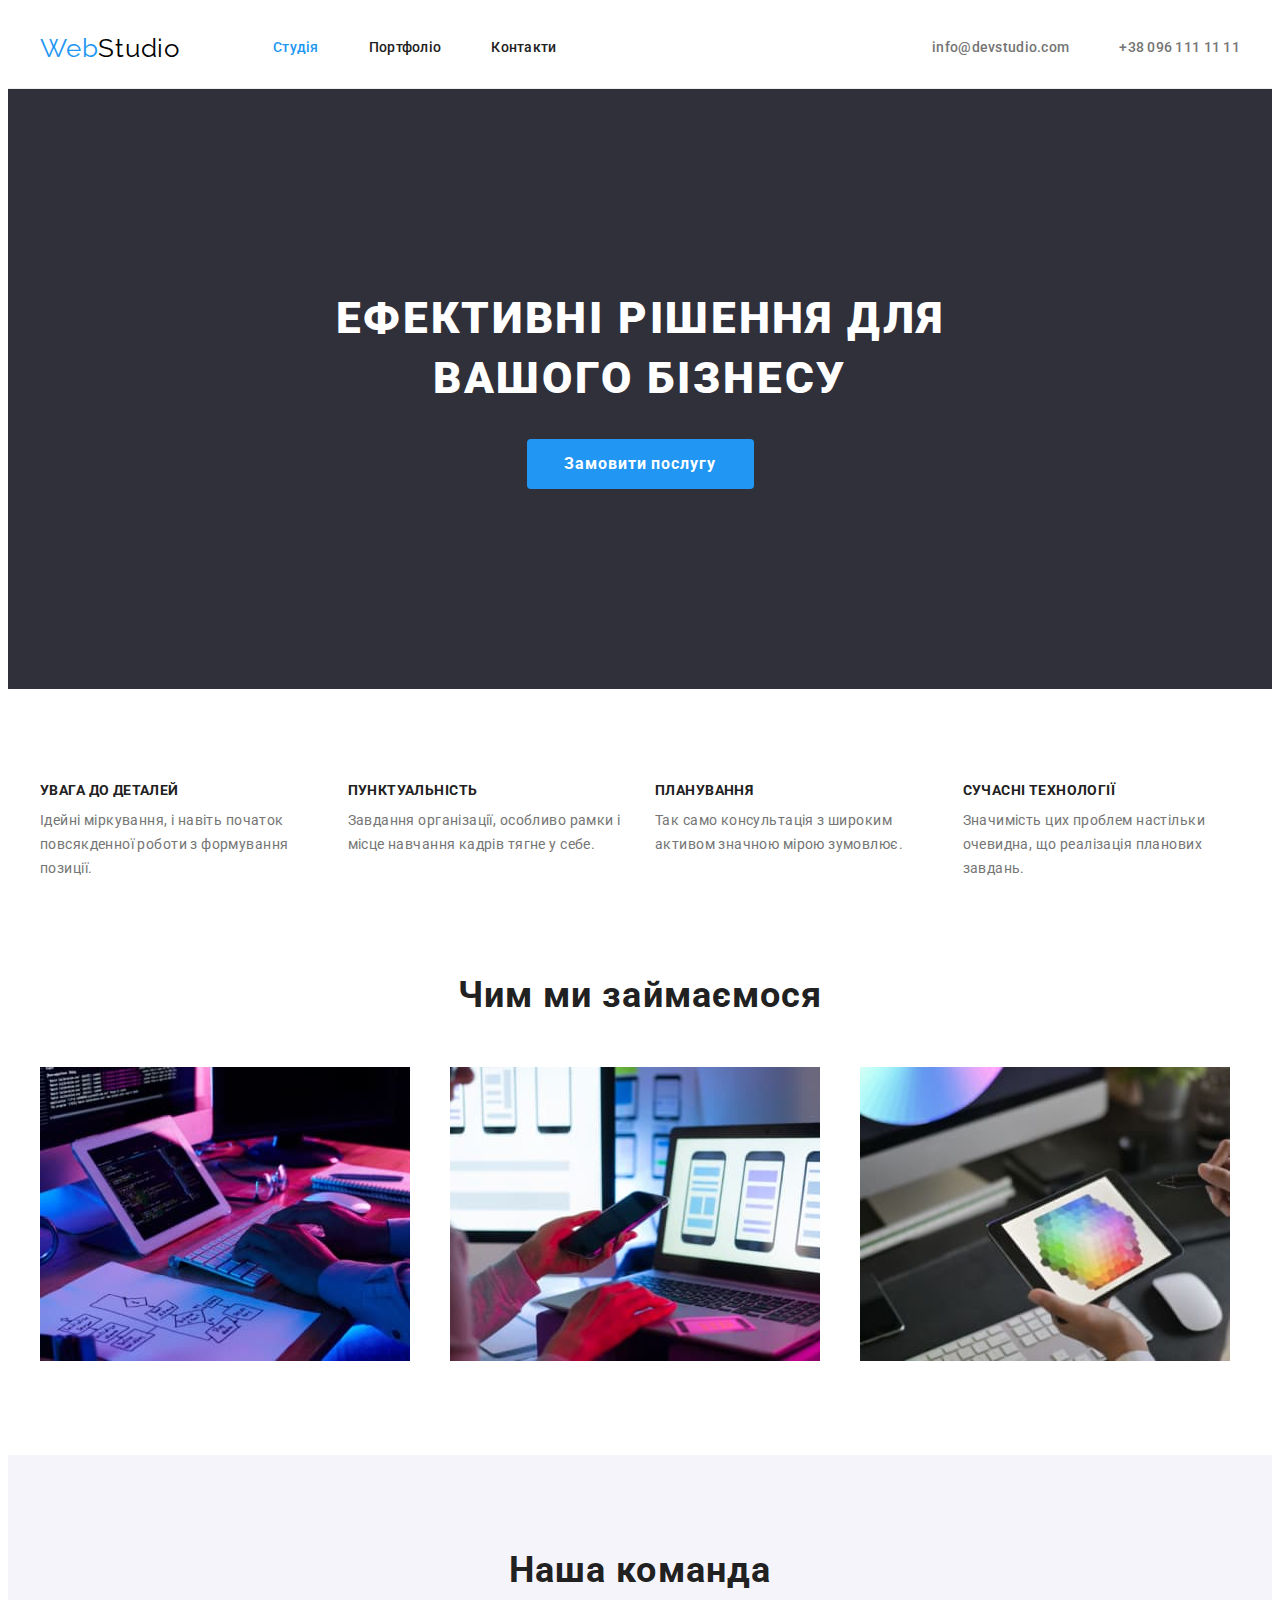
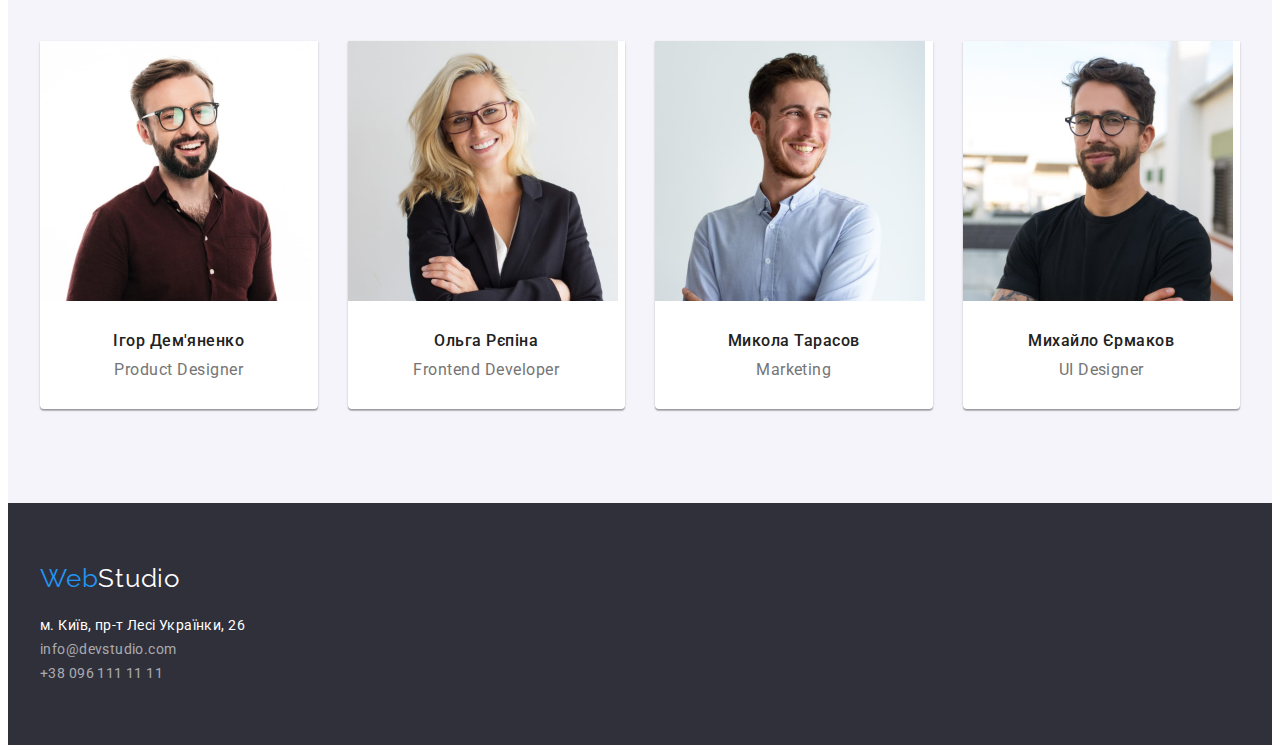
<file: index.html>
<!DOCTYPE html>
<html lang="uk">
  <head>
    <meta charset="UTF-8" />
    <meta http-equiv="X-UA-Compatible" content="IE=edge" />
    <meta name="viewport" content="width=device-width, initial-scale=1.0" />
    <title>Студія</title>
    <link rel="preconnect" href="https://fonts.googleapis.com" />
    <link rel="preconnect" href="https://fonts.gstatic.com" crossorigin />
    <link
      href="https://fonts.googleapis.com/css2?family=Raleway:wght@700&family=Roboto:wght@400;500;700;900&display=swap"
      rel="stylesheet"
    />
    <link
      rel="stylesheet"
      href="https://cdnjs.cloudflare.com/ajax/libs/modern-normalize/1.1.0/modern-normalize.min.css"
      integrity="sha512-wpPYUAdjBVSE4KJnH1VR1HeZfpl1ub8YT/NKx4PuQ5NmX2tKuGu6U/JRp5y+Y8XG2tV+wKQpNHVUX03MfMFn9Q=="
      crossorigin="anonymous"
      referrerpolicy="no-referrer"
    />
    <link rel="stylesheet" href="./css/styles.css" />
  </head>

  <body>
    <header class="header">
      <div class="container header-container">
        <a class="logo link" href="./index.html"
          >Web<span class="secondary-black">Studio</span></a
        >
        <nav class="header-nav">
          <ul class="header-list list">
            <li>
              <a class="header-link link current" href="./index.html">Студія</a>
            </li>
            <li>
              <a class="header-link link" href="./portfolio.html">Портфоліо</a>
            </li>
            <li><a class="header-link link" href="">Контакти</a></li>
          </ul>
        </nav>
        <ul class="contacts-list list">
          <li>
            <a class="contacts-link link" href="emailto:info@devstudio.com"
              >info@devstudio.com</a
            >
          </li>
          <li>
            <a class="contacts-link link" href="tel:+380961111111"
              >+38 096 111 11 11</a
            >
          </li>
        </ul>
      </div>
    </header>

    <main>
      <!-- Hero Section -->
      <section class="hero">
        <h1 class="hero-title">Ефективні рішення для вашого бізнесу</h1>
        <button class="hero-button" type="button">Замовити послугу</button>
      </section>

      <!-- List of Merits -->
      <section class="merits section">
        <div class="container">
          <h2 class="visually-hidden">Перелік чеснот</h2>
          <ul class="merits-list list">
            <li class="merits-item">
              <h3 class="merits-title">УВАГА ДО ДЕТАЛЕЙ</h3>
              <p class="merits-text">
                Ідейні міркування, і навіть початок повсякденної роботи з
                формування позиції.
              </p>
            </li>

            <li class="merits-item">
              <h3 class="merits-title">ПУНКТУАЛЬНІСТЬ</h3>
              <p class="merits-text">
                Завдання організації, особливо рамки і місце навчання кадрів
                тягне у себе.
              </p>
            </li>

            <li class="merits-item">
              <h3 class="merits-title">ПЛАНУВАННЯ</h3>
              <p class="merits-text">
                Так само консультація з широким активом значною мірою зумовлює.
              </p>
            </li>

            <li class="merits-item">
              <h3 class="merits-title">СУЧАСНІ ТЕХНОЛОГІЇ</h3>
              <p class="merits-text">
                Значимість цих проблем настільки очевидна, що реалізація
                планових завдань.
              </p>
            </li>
          </ul>
        </div>
      </section>

      <!-- What We Do -->
      <section class="activities section">
        <div class="container">
          <h2 class="activities-title">Чим ми займаємося</h2>
          <ul class="activities-list list">
            <li class="activities-item">
              <img
                src="./images/box_1.jpg"
                alt="Створення макету"
                width="370"
                height="294"
              />
            </li>

            <li class="activities-item">
              <img
                src="./images/box_2.jpg"
                alt="Розробка додатків до смартфонів"
                width="370"
                height="294"
              />
            </li>

            <li class="activities-item">
              <img
                src="./images/box_3.jpg"
                alt="Підбір кольорової гами"
                width="370"
                height="294"
              />
            </li>
          </ul>
        </div>
      </section>

      <!-- Our Team -->
      <section class="team section">
        <div class="container">
          <h2 class="team-title">Наша команда</h2>
          <ul class="team-list list">
            <li class="team-item">
              <img
                src="./images/image_1.jpg"
                alt="Ігор Дем'яненко"
                width="270"
                height="260"
              />
              <div class="team-item-description">
                <h3 class="team-member">Ігор Дем'яненко</h3>
                <p class="team-member-role" lang="en">Product Designer</p>
              </div>
            </li>

            <li class="team-item">
              <img
                src="./images/image_2.jpg"
                alt="Ольга Рєпіна"
                width="270"
                height="260"
              />
              <div class="team-item-description">
                <h3 class="team-member">Ольга Рєпіна</h3>
                <p class="team-member-role" lang="en">Frontend Developer</p>
              </div>
            </li>

            <li class="team-item">
              <img
                src="./images/image_3.jpg"
                alt="Микола Тарасов"
                width="270"
                height="260"
              />
              <div class="team-item-description">
                <h3 class="team-member">Микола Тарасов</h3>
                <p class="team-member-role" lang="en">Marketing</p>
              </div>
            </li>

            <li class="team-item">
              <img
                src="./images/image_4.jpg"
                alt="Михайло Єрмаков"
                width="270"
                height="260"
              />
              <div class="team-item-description">
                <h3 class="team-member">Михайло Єрмаков</h3>
                <p class="team-member-role" lang="en">UI Designer</p>
              </div>
            </li>
          </ul>
        </div>
      </section>
    </main>

    <footer class="footer">
      <div class="container">
        <a class="logo link" href="./index.html"
          >Web<span class="main-white">Studio</span></a
        >
        <address class="footer-address">
          <ul class="footer-list list">
            <li>
              <a
                class="footer-link link"
                href="https://goo.gl/maps/Sf7SDFhJT4M1kA9y5"
                target="_blank"
                rel="noopener noreferrer"
                >м. Київ, пр-т Лесі Українки, 26
              </a>
            </li>
            <li>
              <a
                class="footer-link link contacts"
                href="emailto:info@devstudio.com"
                >info@devstudio.com</a
              >
            </li>
            <li>
              <a class="footer-link link contacts" href="tel:+380961111111"
                >+38 096 111 11 11</a
              >
            </li>
          </ul>
        </address>
      </div>
    </footer>
  </body>
</html>
</file>
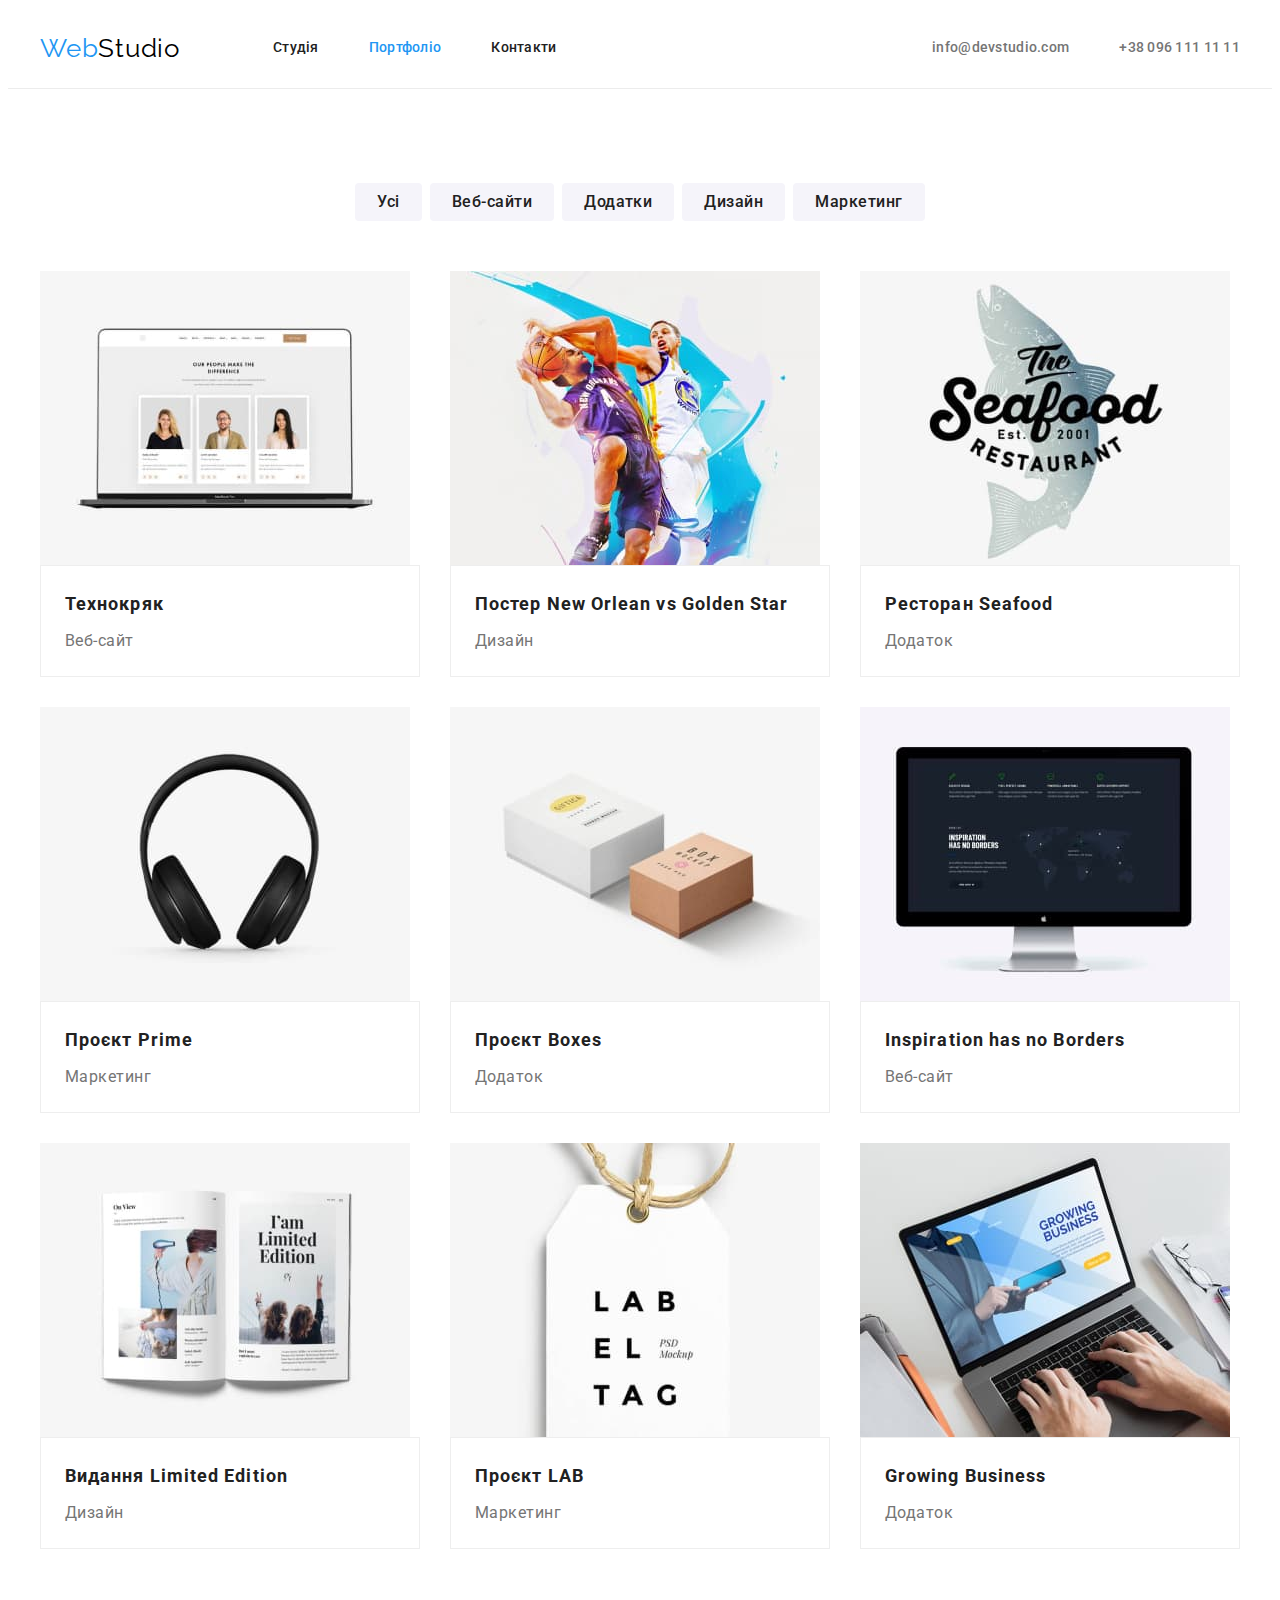
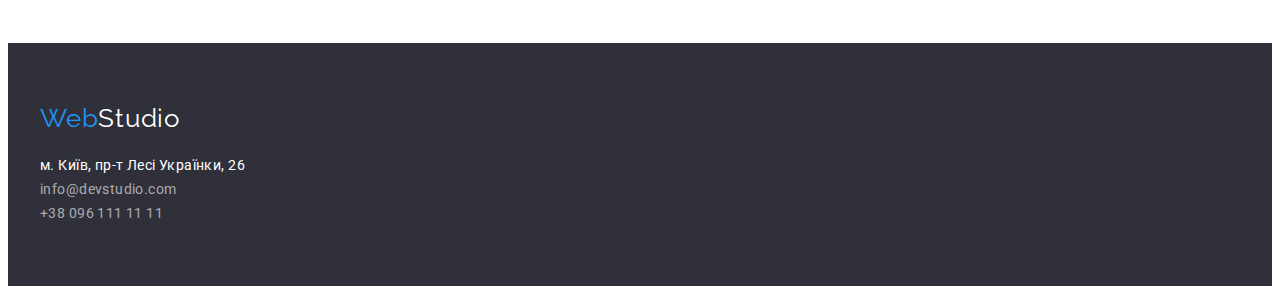
<file: portfolio.html>
<!DOCTYPE html>
<html lang="uk">
  <head>
    <meta charset="UTF-8" />
    <meta http-equiv="X-UA-Compatible" content="IE=edge" />
    <meta name="viewport" content="width=device-width, initial-scale=1.0" />
    <title>Портфоліо</title>
    <link rel="preconnect" href="https://fonts.googleapis.com" />
    <link rel="preconnect" href="https://fonts.gstatic.com" crossorigin />
    <link
      href="https://fonts.googleapis.com/css2?family=Raleway:wght@700&family=Roboto:wght@400;500;700;900&display=swap"
      rel="stylesheet"
    />
    <link
      rel="stylesheet"
      href="https://cdnjs.cloudflare.com/ajax/libs/modern-normalize/1.1.0/modern-normalize.min.css"
      integrity="sha512-wpPYUAdjBVSE4KJnH1VR1HeZfpl1ub8YT/NKx4PuQ5NmX2tKuGu6U/JRp5y+Y8XG2tV+wKQpNHVUX03MfMFn9Q=="
      crossorigin="anonymous"
      referrerpolicy="no-referrer"
    />
    <link rel="stylesheet" href="./css/styles.css" />
  </head>

  <body>
    <header class="header">
      <div class="container header-container">
        <a class="logo link" href="./index.html"
          >Web<span class="secondary-black">Studio</span></a
        >
        <nav class="header-nav">
          <ul class="header-list list">
            <li><a class="header-link link" href="./index.html">Студія</a></li>
            <li>
              <a class="header-link link current" href="./portfolio.html"
                >Портфоліо</a
              >
            </li>
            <li><a class="header-link link" href="">Контакти</a></li>
          </ul>
        </nav>

        <ul class="contacts-list list">
          <li>
            <a class="contacts-link link" href="emailto:info@devstudio.com"
              >info@devstudio.com</a
            >
          </li>
          <li>
            <a class="contacts-link link" href="tel:+380961111111"
              >+38 096 111 11 11</a
            >
          </li>
        </ul>
      </div>
    </header>

    <main>
      <!-- Portfolio Section -->
      <section class="section">
        <h1 class="visually-hidden">Наше портфоліо</h1>

        <!-- Filter Buttons -->
        <div class="container">
          <ul class="filter-list list">
            <li><button class="filter-button" type="button">Усі</button></li>
            <li>
              <button class="filter-button" type="button">Веб-сайти</button>
            </li>
            <li>
              <button class="filter-button" type="button">Додатки</button>
            </li>
            <li><button class="filter-button" type="button">Дизайн</button></li>
            <li>
              <button class="filter-button" type="button">Маркетинг</button>
            </li>
          </ul>
        </div>

        <!-- Portfolio Section -->
        <div class="container">
          <ul class="portfolio-list list">
            <li class="portfolio-item">
              <img
                src="./images/portfolio1.jpg"
                alt="Наші спеціалісти"
                width="370"
                height="294"
              />
              <div class="portfolio-item-description">
                <h2 class="portfolio-title">Технокряк</h2>
                <p class="portfolio-text">Веб-сайт</p>
              </div>
            </li>

            <li class="portfolio-item">
              <img
                src="./images/portfolio2.jpg"
                alt="Футбольний постер"
                width="370"
                height="294"
              />
              <div class="portfolio-item-description">
                <h2 class="portfolio-title">
                  Постер New Orlean vs Golden Star
                </h2>
                <p class="portfolio-text">Дизайн</p>
              </div>
            </li>

            <li class="portfolio-item">
              <img
                src="./images/portfolio3.jpg"
                alt="Логотип ресторану"
                width="370"
                height="294"
              />
              <div class="portfolio-item-description">
                <h2 class="portfolio-title">Ресторан Seafood</h2>
                <p class="portfolio-text">Додаток</p>
              </div>
            </li>

            <li class="portfolio-item">
              <img
                src="./images/portfolio4.jpg"
                alt="Навушники"
                width="370"
                height="294"
              />
              <div class="portfolio-item-description">
                <h2 class="portfolio-title">Проєкт Prime</h2>
                <p class="portfolio-text">Маркетинг</p>
              </div>
            </li>

            <li class="portfolio-item">
              <img
                src="./images/portfolio5.jpg"
                alt="Дві коробочки"
                width="370"
                height="294"
              />
              <div class="portfolio-item-description">
                <h2 class="portfolio-title">Проєкт Boxes</h2>
                <p class="portfolio-text">Додаток</p>
              </div>
            </li>

            <li class="portfolio-item">
              <img
                src="./images/portfolio6.jpg"
                alt="Монітор"
                width="370"
                height="294"
              />
              <div class="portfolio-item-description">
                <h2 class="portfolio-title">Inspiration has no Borders</h2>
                <p class="portfolio-text">Веб-сайт</p>
              </div>
            </li>

            <li class="portfolio-item">
              <img
                src="./images/portfolio7.jpg"
                alt="Відкрита книга"
                width="370"
                height="294"
              />
              <div class="portfolio-item-description">
                <h2 class="portfolio-title">Видання Limited Edition</h2>
                <p class="portfolio-text">Дизайн</p>
              </div>
            </li>

            <li class="portfolio-item">
              <img
                src="./images/portfolio8.jpg"
                alt="Паперовий ярлик"
                width="370"
                height="294"
              />
              <div class="portfolio-item-description">
                <h2 class="portfolio-title">Проєкт LAB</h2>
                <p class="portfolio-text">Маркетинг</p>
              </div>
            </li>

            <li class="portfolio-item">
              <img
                src="./images/portfolio9.jpg"
                alt="Відкритий ноутбук"
                width="370"
                height="294"
              />
              <div class="portfolio-item-description">
                <h2 class="portfolio-title">Growing Business</h2>
                <p class="portfolio-text">Додаток</p>
              </div>
            </li>
          </ul>
        </div>
      </section>
    </main>

    <footer class="footer">
      <div class="container">
        <a class="logo link" href="./index.html"
          >Web<span class="main-white">Studio</span></a
        >
        <address class="footer-address">
          <ul class="footer-list list">
            <li>
              <a
                class="footer-link link"
                href="https://goo.gl/maps/Sf7SDFhJT4M1kA9y5"
                target="_blank"
                rel="noopener noreferrer"
                >м. Київ, пр-т Лесі Українки, 26
              </a>
            </li>
            <li>
              <a
                class="footer-link link contacts"
                href="emailto:info@devstudio.com"
                >info@devstudio.com</a
              >
            </li>
            <li>
              <a class="footer-link link contacts" href="tel:+380961111111"
                >+38 096 111 11 11</a
              >
            </li>
          </ul>
        </address>
      </div>
    </footer>
  </body>
</html>
</file>
<file: css/styles.css>
:root {
  --main-gap: 30px;
  --main-color: #212121;
  --text-color: #757575;
  --accent-color: #2196f3;
  --main-white-color: #ffff;
  --secondary-white-color: rgba(255, 255, 255, 0.6);
  --secondary-black-color: #000000;
  --background-dark-color: #2f303a;
  --background-light-color: #f5f4fa;
  --background-blue-color: #188ce8;
}

body {
  font-family: "Roboto", "Arial", "Helvetica", sans-serif;
  background-color: var(--main-white-color);
}

p,
h1,
h2,
h3,
h4,
h5,
h6 {
  margin: 0;
}

ul {
  margin: 0;
  padding: 0;
}

img {
  display: block;
  max-width: 100%;
  height: auto;
}

.link {
  text-decoration: none;
}

.list {
  list-style: none;
}

.section {
  padding-top: 94px;
  padding-bottom: 94px;
}

.container {
  width: 1200px;
  padding-left: 15px;
  padding-right: 15px;
  margin: 0 auto;
}

.visually-hidden {
  position: absolute;
  white-space: nowrap;
  width: 1px;
  height: 1px;
  overflow: hidden;
  border: 0;
  padding: 0;
  clip: rect(0 0 0 0);
  clip-path: inset(50%);
  margin: -1px;
}

/* -----Header Positioning----- */

.header {
  border-bottom: 1px solid #ececec;
}

.header-container {
  display: flex;
  align-items: center;
  /* border-bottom: 1px solid #ececec; */
}

.header-nav {
  margin-left: 93px;
}

.header-list {
  display: flex;
  gap: 50px;
}

.contacts-list {
  display: flex;
  gap: 50px;
  margin-left: auto;
}

/* -----Header-Logo----- */

.logo {
  color: var(--accent-color);
  font-family: "Raleway", sans-serif;
  font-size: 26px;
  line-height: 1.19;
  letter-spacing: 0.03em;
}

.secondary-black {
  color: var(--secondary-black-color);
}

/* -----Header Site Nav----- */
.header-link,
.contacts-link {
  display: block;
  padding-top: 32px;
  padding-bottom: 32px;

  font-weight: 500;
  font-size: 14px;
  line-height: 1.14;
  letter-spacing: 0.02em;
  color: var(--main-color);
}

.contacts-link.link {
  color: var(--text-color);
}

.header-link:hover,
.header-link:focus {
  color: var(--accent-color);
}

.header-list .current {
  color: var(--accent-color);
}

/* -----Header Contacts----- */
.contacts-link:hover,
.contacts-link:focus {
  color: var(--accent-color);
}

/* -----Hero Section----- */
.hero {
  padding-top: 200px;
  padding-bottom: 200px;
  text-align: center;

  background-color: var(--background-dark-color);
}

.hero-title {
  width: 696px;
  margin-left: auto;
  margin-right: auto;
  margin-bottom: 30px;

  font-weight: 900;
  font-size: 44px;
  line-height: 1.36;
  letter-spacing: 0.06em;
  text-transform: uppercase;
  color: var(--main-white-color);
}

.hero-button {
  display: inline-block;
  border-radius: 4px;
  border: none;
  padding: 10px 32px;
  min-width: 227px;

  font-family: inherit;
  font-weight: 700;
  font-size: 16px;
  line-height: 1.88;
  letter-spacing: 0.06em;
  color: var(--main-white-color);
  background-color: var(--accent-color);
  cursor: pointer;
}

.hero-button:hover,
.hero-button:focus {
  background-color: var(--background-blue-color);
}
/* -----List of Merits----- */
.merits-list {
  display: flex;
  flex-wrap: wrap;
  gap: var(--main-gap);
}

.merits-item {
  width: calc((100% - 3 * var(--main-gap)) / 4);
}

.merits-title {
  margin-bottom: 10px;

  font-size: 14px;
  line-height: 1.14;
  letter-spacing: 0.03em;
  text-transform: uppercase;
  color: var(--main-color);
}

.merits-text {
  font-size: 14px;
  line-height: 1.71;
  letter-spacing: 0.03em;
  color: var(--text-color);
}

/* -----What We Do----- */
.activities.section {
  padding-top: 0;
  text-align: center;
}

.activities-title {
  margin-bottom: 50px;

  font-size: 36px;
  line-height: 1.17;
  letter-spacing: 0.03em;
  color: var(--main-color);
}

.activities-list {
  display: flex;
  flex-wrap: wrap;
  gap: var(--main-gap);
}

.activities-item {
  width: calc((100% - 2 * var(--main-gap)) / 3);
}

/* -----Our Team----- */
.team {
  text-align: center;

  background-color: var(--background-light-color);
}

.team-title {
  margin-bottom: 50px;

  font-size: 36px;
  line-height: 1.17;
  letter-spacing: 0.03em;
  color: var(--main-color);
}

.team-list {
  display: flex;
  flex-wrap: wrap;
  gap: var(--main-gap);
}

.team-item {
  width: calc((100% - 3 * var(--main-gap)) / 4);
  box-shadow: 0px 1px 3px rgba(0, 0, 0, 0.12), 0px 1px 1px rgba(0, 0, 0, 0.14),
    0px 2px 1px rgba(0, 0, 0, 0.2);
  border-radius: 0px 0px 4px 4px;

  background-color: #ffffff;
}

.team-item-description {
  padding: 30px;
}

.team-member {
  margin-bottom: 10px;

  font-weight: 500;
  font-size: 16px;
  line-height: 1.19;
  letter-spacing: 0.03em;
  color: var(--main-color);
}

.team-member-role {
  font-size: 16px;
  line-height: 1.19;
  letter-spacing: 0.03em;
  color: var(--text-color);
}

/* -----Portfolio Page----- */

/* -----Filter Buttons----- */
.filter-list {
  display: flex;
  justify-content: center;
  gap: 8px;
  margin-bottom: 50px;
}

.filter-button {
  display: inline-block;
  border-radius: 4px;
  border: none;
  padding: 6px 22px;

  font-family: inherit;
  font-weight: 500;
  font-size: 16px;
  line-height: 1.62;
  letter-spacing: 0.03em;
  color: var(--main-color);
  background-color: var(--background-light-color);
  cursor: pointer;
}

.filter-button:hover,
.filter-button:focus {
  color: var(--main-white-color);
  background-color: var(--accent-color);
}

/* -----Portfolio Items----- */

.portfolio-list {
  display: flex;
  flex-wrap: wrap;
  margin-left: -30px;
  margin-top: -30px;
}

.portfolio-item {
  flex-basis: calc(100% / 3 - 30px);
  margin-left: 30px;
  margin-top: 30px;
}

.portfolio-item-description {
  padding: 20px 24px;
  border: 1px solid #eeeeee;
}

.portfolio-title {
  margin-bottom: 4px;

  font-size: 18px;
  line-height: 2;
  letter-spacing: 0.06em;
  color: var(--main-color);
}

.portfolio-text {
  font-size: 16px;
  line-height: 1.88;
  letter-spacing: 0.03em;
  color: var(--text-color);
}

/* -----Footer----- */
.footer {
  background-color: var(--background-dark-color);
}

/* -----Footer Positioning----- */

.footer {
  padding-top: 60px;
  padding-bottom: 60px;
}

.footer-list {
  gap: 9px;
}

/* -----Footer Logo----- */
.logo {
  color: var(--accent-color);
  font-family: "Raleway", sans-serif;
  font-size: 26px;
  line-height: 1.19;
  letter-spacing: 0.03em;
}

.main-white {
  color: var(--main-white-color);
}

/* -----Footer Contacts----- */
.footer-address {
  margin-top: 20px;

  font-style: normal;
}

.footer-link {
  font-size: 14px;
  line-height: 1.71;
  letter-spacing: 0.03em;
  color: var(--main-white-color);
}

.footer-link.contacts {
  color: rgba(255, 255, 255, 0.6);
}

.footer-link:hover,
.footer-link:focus {
  color: var(--accent-color);
}
</file>
